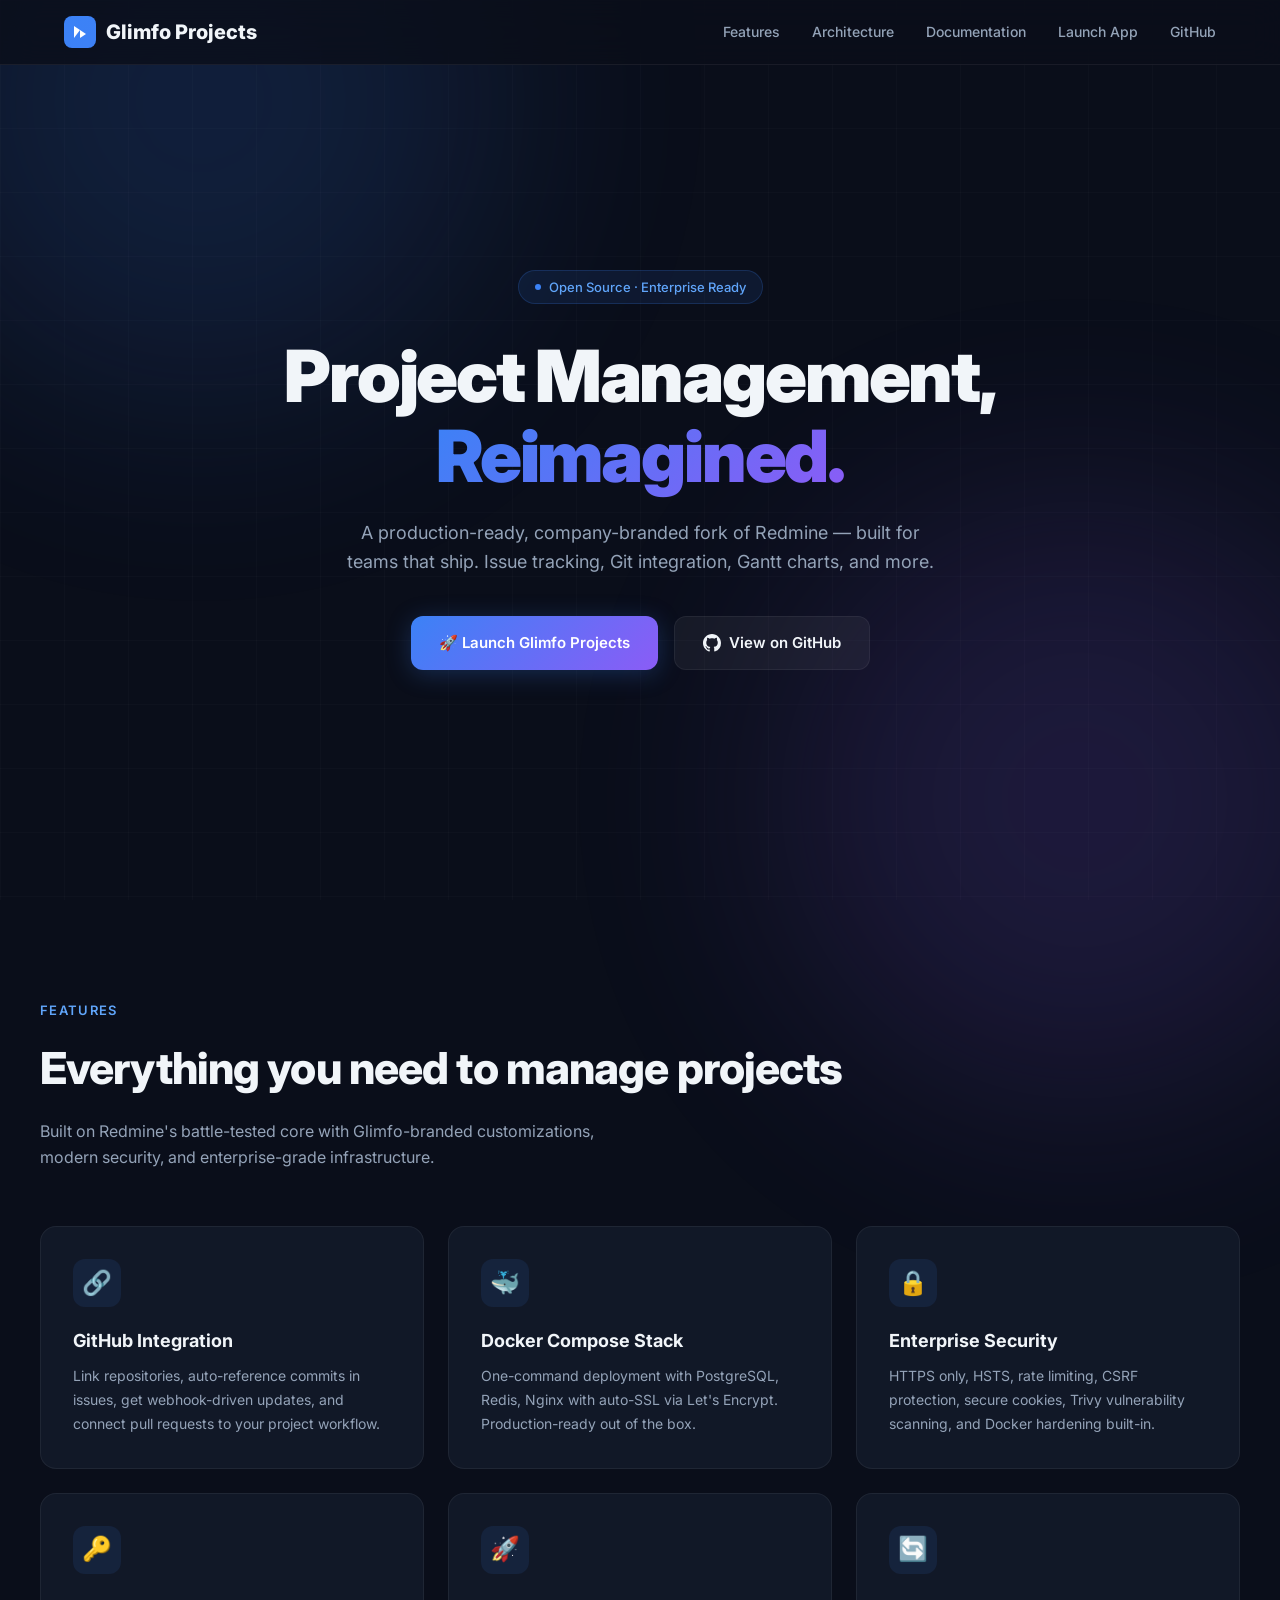
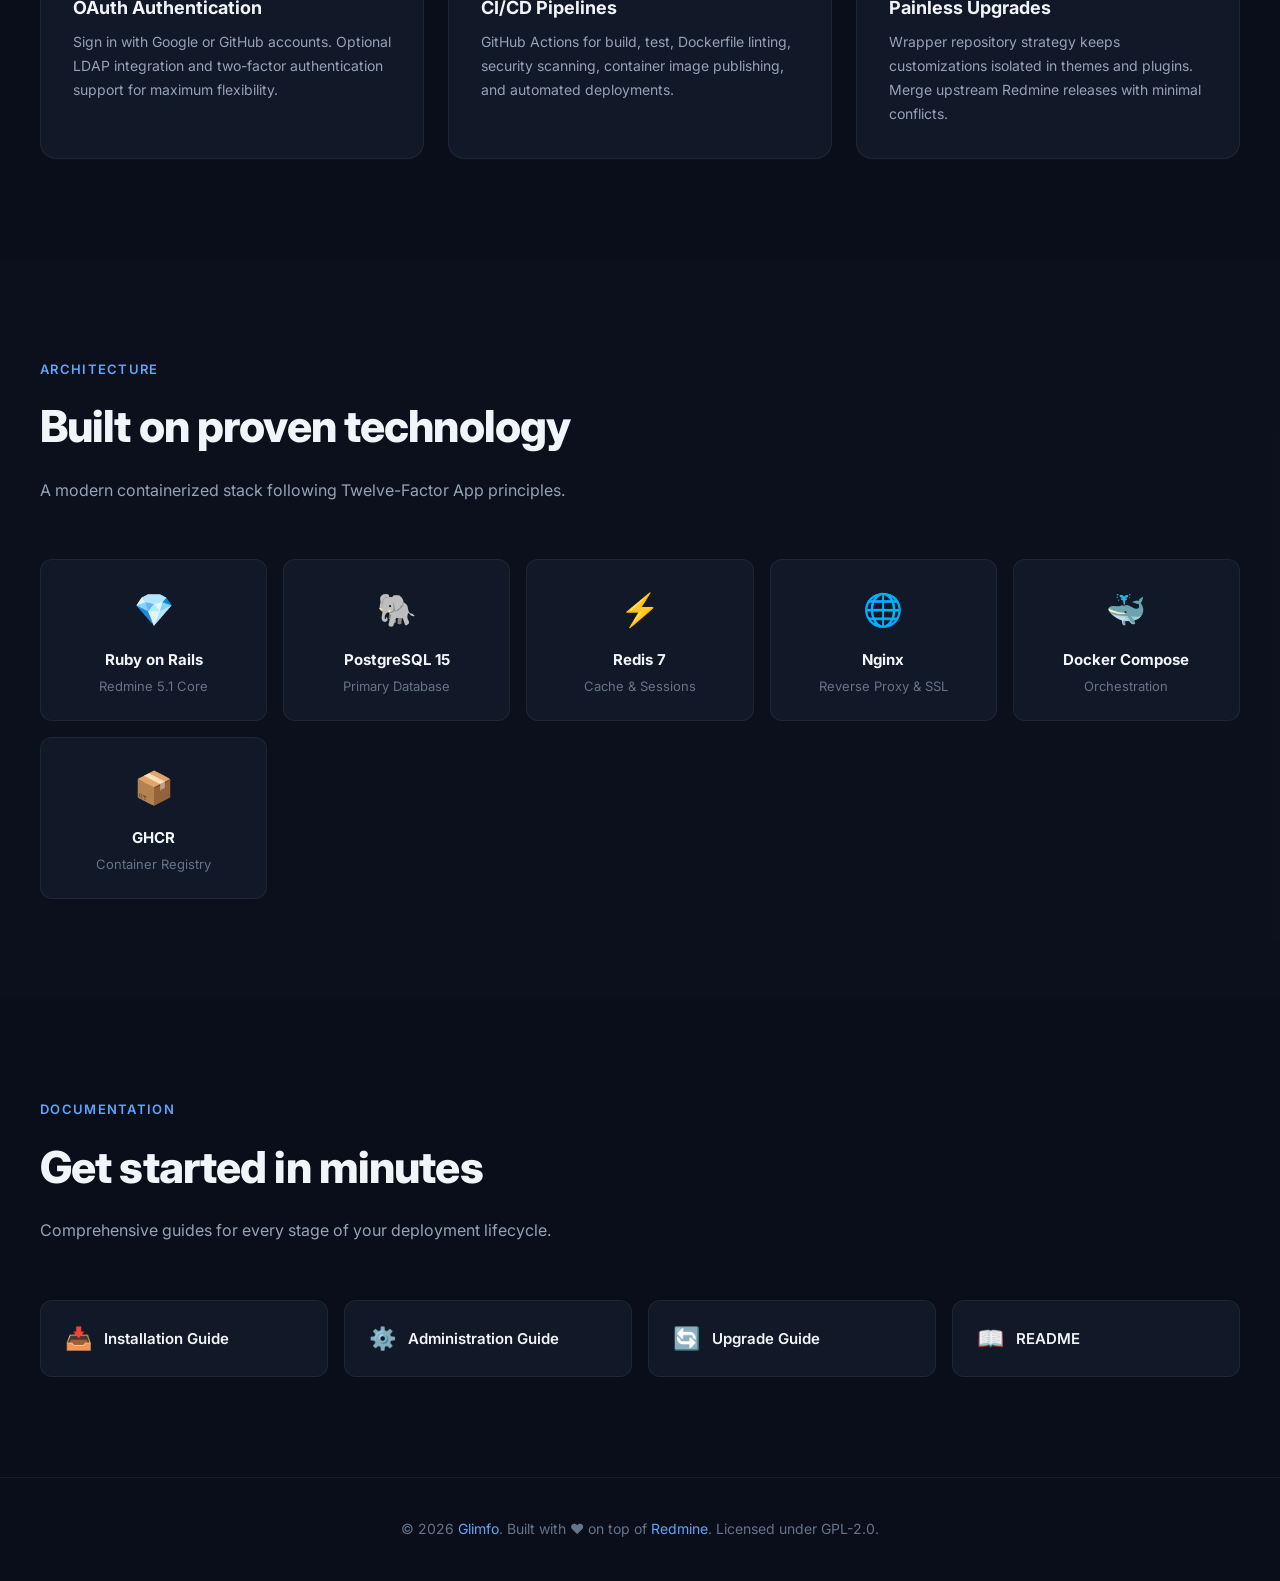
<file: site/index.html>
<!DOCTYPE html>
<html lang="en">
<head>
    <meta charset="UTF-8">
    <meta name="viewport" content="width=device-width, initial-scale=1.0">
    <title>Glimfo Projects — Enterprise Project Management</title>
    <meta name="description" content="Glimfo Projects is a production-ready, enterprise-grade project management platform powered by Redmine. Track issues, manage repositories, and ship better software.">
    <link rel="icon" type="image/svg+xml" href="favicon.svg">
    <link rel="preconnect" href="https://fonts.googleapis.com">
    <link rel="preconnect" href="https://fonts.gstatic.com" crossorigin>
    <link href="https://fonts.googleapis.com/css2?family=Inter:wght@400;500;600;700;800;900&display=swap" rel="stylesheet">
    <style>
        *, *::before, *::after { margin: 0; padding: 0; box-sizing: border-box; }

        :root {
            --bg-dark: #0a0e1a;
            --bg-card: #111827;
            --bg-card-hover: #1a2332;
            --accent: #3b82f6;
            --accent-glow: rgba(59, 130, 246, 0.25);
            --accent-light: #60a5fa;
            --text-primary: #f1f5f9;
            --text-secondary: #94a3b8;
            --text-muted: #64748b;
            --border: rgba(255, 255, 255, 0.06);
            --gradient-start: #3b82f6;
            --gradient-end: #8b5cf6;
        }

        html { scroll-behavior: smooth; }

        body {
            font-family: 'Inter', -apple-system, BlinkMacSystemFont, sans-serif;
            background-color: var(--bg-dark);
            color: var(--text-primary);
            line-height: 1.6;
            overflow-x: hidden;
        }

        /* ---- Animated background ---- */
        .bg-grid {
            position: fixed; inset: 0; z-index: 0; pointer-events: none;
            background-image:
                linear-gradient(rgba(255,255,255,0.02) 1px, transparent 1px),
                linear-gradient(90deg, rgba(255,255,255,0.02) 1px, transparent 1px);
            background-size: 64px 64px;
        }
        .bg-glow {
            position: fixed; z-index: 0; pointer-events: none;
            width: 600px; height: 600px; border-radius: 50%;
            filter: blur(120px); opacity: 0.15;
        }
        .bg-glow--blue  { top: -200px; left: -100px; background: var(--accent); }
        .bg-glow--purple { bottom: -200px; right: -100px; background: #8b5cf6; }

        /* ---- Nav ---- */
        nav {
            position: fixed; top: 0; left: 0; right: 0; z-index: 100;
            background: rgba(10, 14, 26, 0.8);
            backdrop-filter: blur(16px); -webkit-backdrop-filter: blur(16px);
            border-bottom: 1px solid var(--border);
        }
        .nav-inner {
            max-width: 1200px; margin: 0 auto;
            display: flex; align-items: center; justify-content: space-between;
            padding: 16px 24px;
        }
        .nav-brand {
            display: flex; align-items: center; gap: 10px;
            font-weight: 800; font-size: 20px; text-decoration: none; color: var(--text-primary);
        }
        .nav-brand svg { width: 32px; height: 32px; }
        .nav-links { display: flex; gap: 32px; list-style: none; }
        .nav-links a {
            color: var(--text-secondary); text-decoration: none; font-size: 14px; font-weight: 500;
            transition: color 0.2s;
        }
        .nav-links a:hover { color: var(--text-primary); }

        /* ---- Hero ---- */
        .hero {
            position: relative; z-index: 1;
            min-height: 100vh; display: flex; align-items: center; justify-content: center;
            text-align: center; padding: 120px 24px 80px;
        }
        .hero-inner { max-width: 800px; }
        .badge {
            display: inline-flex; align-items: center; gap: 8px;
            background: rgba(59, 130, 246, 0.1); border: 1px solid rgba(59, 130, 246, 0.2);
            border-radius: 999px; padding: 6px 16px; font-size: 13px; font-weight: 500;
            color: var(--accent-light); margin-bottom: 32px;
        }
        .badge::before {
            content: ''; width: 6px; height: 6px; border-radius: 50%;
            background: var(--accent); animation: pulse 2s infinite;
        }
        @keyframes pulse {
            0%, 100% { opacity: 1; transform: scale(1); }
            50% { opacity: 0.5; transform: scale(1.5); }
        }
        .hero h1 {
            font-size: clamp(2.5rem, 6vw, 4.5rem); font-weight: 900;
            line-height: 1.1; letter-spacing: -0.03em; margin-bottom: 24px;
        }
        .hero h1 .gradient {
            background: linear-gradient(135deg, var(--gradient-start), var(--gradient-end));
            -webkit-background-clip: text; -webkit-text-fill-color: transparent;
            background-clip: text;
        }
        .hero p {
            font-size: 18px; color: var(--text-secondary);
            max-width: 600px; margin: 0 auto 40px;
        }
        .hero-buttons { display: flex; gap: 16px; justify-content: center; flex-wrap: wrap; }

        .btn {
            display: inline-flex; align-items: center; gap: 8px;
            padding: 14px 28px; border-radius: 12px; font-size: 15px; font-weight: 600;
            text-decoration: none; transition: all 0.25s;
        }
        .btn--primary {
            background: linear-gradient(135deg, var(--gradient-start), var(--gradient-end));
            color: #fff; box-shadow: 0 4px 24px var(--accent-glow);
        }
        .btn--primary:hover { transform: translateY(-2px); box-shadow: 0 8px 32px var(--accent-glow); }
        .btn--ghost {
            background: rgba(255,255,255,0.05); color: var(--text-primary);
            border: 1px solid var(--border);
        }
        .btn--ghost:hover { background: rgba(255,255,255,0.1); }

        /* ---- Section ---- */
        section { position: relative; z-index: 1; padding: 100px 24px; }
        .section-inner { max-width: 1200px; margin: 0 auto; }
        .section-label {
            font-size: 13px; font-weight: 600; text-transform: uppercase; letter-spacing: 0.1em;
            color: var(--accent-light); margin-bottom: 12px;
        }
        .section-title {
            font-size: clamp(1.75rem, 4vw, 2.75rem); font-weight: 800;
            letter-spacing: -0.02em; margin-bottom: 16px;
        }
        .section-desc {
            font-size: 16px; color: var(--text-secondary); max-width: 600px; margin-bottom: 56px;
        }

        /* ---- Feature Grid ---- */
        .features-grid {
            display: grid; grid-template-columns: repeat(auto-fit, minmax(320px, 1fr));
            gap: 24px;
        }
        .feature-card {
            background: var(--bg-card); border: 1px solid var(--border);
            border-radius: 16px; padding: 32px;
            transition: background 0.3s, border-color 0.3s, transform 0.3s;
        }
        .feature-card:hover {
            background: var(--bg-card-hover); border-color: rgba(59, 130, 246, 0.2);
            transform: translateY(-4px);
        }
        .feature-icon {
            width: 48px; height: 48px; border-radius: 12px;
            display: flex; align-items: center; justify-content: center;
            background: rgba(59, 130, 246, 0.1); margin-bottom: 20px; font-size: 24px;
        }
        .feature-card h3 { font-size: 18px; font-weight: 700; margin-bottom: 8px; }
        .feature-card p { font-size: 14px; color: var(--text-secondary); line-height: 1.7; }

        /* ---- Architecture ---- */
        .arch-grid {
            display: grid; grid-template-columns: repeat(auto-fit, minmax(200px, 1fr));
            gap: 16px; text-align: center;
        }
        .arch-item {
            background: var(--bg-card); border: 1px solid var(--border);
            border-radius: 12px; padding: 24px 16px;
        }
        .arch-item .icon { font-size: 32px; margin-bottom: 12px; }
        .arch-item h4 { font-size: 15px; font-weight: 700; margin-bottom: 4px; }
        .arch-item p { font-size: 13px; color: var(--text-muted); }

        /* ---- Docs list ---- */
        .docs-grid {
            display: grid; grid-template-columns: repeat(auto-fit, minmax(280px, 1fr));
            gap: 16px;
        }
        .doc-link {
            display: flex; align-items: center; gap: 12px;
            background: var(--bg-card); border: 1px solid var(--border);
            border-radius: 12px; padding: 20px 24px;
            text-decoration: none; color: var(--text-primary);
            font-weight: 600; font-size: 15px;
            transition: background 0.2s, border-color 0.2s;
        }
        .doc-link:hover { background: var(--bg-card-hover); border-color: rgba(59,130,246,0.2); }
        .doc-link .emoji { font-size: 22px; }

        /* ---- Footer ---- */
        footer {
            position: relative; z-index: 1;
            border-top: 1px solid var(--border); padding: 40px 24px;
            text-align: center; font-size: 14px; color: var(--text-muted);
        }
        footer a { color: var(--accent-light); text-decoration: none; }

        /* ---- Responsive ---- */
        @media (max-width: 640px) {
            .nav-links { display: none; }
            .hero-buttons { flex-direction: column; align-items: center; }
        }
    </style>
</head>
<body>
    <div class="bg-grid"></div>
    <div class="bg-glow bg-glow--blue"></div>
    <div class="bg-glow bg-glow--purple"></div>

    <nav>
        <div class="nav-inner">
            <a class="nav-brand" href="#">
                <svg viewBox="0 0 32 32" fill="none" xmlns="http://www.w3.org/2000/svg">
                    <rect width="32" height="32" rx="8" fill="url(#g)"/>
                    <path d="M10 22V10l6 4-6 8zm6-8l6 4-6 4v-8z" fill="#fff"/>
                    <defs><linearGradient id="g" x1="0" y1="0" x2="32" y2="32"><stop stop-color="#3b82f6"/><stop offset="1" stop-color="#8b5cf6"/></linearGradient></defs>
                </svg>
                Glimfo Projects
            </a>
            <ul class="nav-links">
                <li><a href="#features">Features</a></li>
                <li><a href="#architecture">Architecture</a></li>
                <li><a href="#docs">Documentation</a></li>
                <li><a href="https://glimfo-projects.onrender.com">Launch App</a></li>
                <li><a href="https://github.com/Glimfo/glimfo-projects">GitHub</a></li>
            </ul>
        </div>
    </nav>

    <!-- Hero -->
    <section class="hero">
        <div class="hero-inner">
            <div class="badge">Open Source &middot; Enterprise Ready</div>
            <h1>Project Management,<br><span class="gradient">Reimagined.</span></h1>
            <p>A production-ready, company-branded fork of Redmine — built for teams that ship. Issue tracking, Git integration, Gantt charts, and more.</p>
            <div class="hero-buttons">
                <a class="btn btn--primary" href="https://glimfo-projects.onrender.com">
                    🚀 Launch Glimfo Projects
                </a>
                <a class="btn btn--ghost" href="https://github.com/Glimfo/glimfo-projects">
                    <svg width="18" height="18" fill="currentColor" viewBox="0 0 16 16"><path d="M8 0C3.58 0 0 3.58 0 8c0 3.54 2.29 6.53 5.47 7.59.4.07.55-.17.55-.38 0-.19-.01-.82-.01-1.49-2.01.37-2.53-.49-2.69-.94-.09-.23-.48-.94-.82-1.13-.28-.15-.68-.52-.01-.53.63-.01 1.08.58 1.23.82.72 1.21 1.87.87 2.33.66.07-.52.28-.87.51-1.07-1.78-.2-3.64-.89-3.64-3.95 0-.87.31-1.59.82-2.15-.08-.2-.36-1.02.08-2.12 0 0 .67-.21 2.2.82.64-.18 1.32-.27 2-.27.68 0 1.36.09 2 .27 1.53-1.04 2.2-.82 2.2-.82.44 1.1.16 1.92.08 2.12.51.56.82 1.27.82 2.15 0 3.07-1.87 3.75-3.65 3.95.29.25.54.73.54 1.48 0 1.07-.01 1.93-.01 2.2 0 .21.15.46.55.38A8.013 8.013 0 0016 8c0-4.42-3.58-8-8-8z"/></svg>
                    View on GitHub
                </a>
            </div>
        </div>
    </section>

    <!-- Features -->
    <section id="features">
        <div class="section-inner">
            <div class="section-label">Features</div>
            <h2 class="section-title">Everything you need to manage projects</h2>
            <p class="section-desc">Built on Redmine's battle-tested core with Glimfo-branded customizations, modern security, and enterprise-grade infrastructure.</p>
            <div class="features-grid">
                <div class="feature-card">
                    <div class="feature-icon">🔗</div>
                    <h3>GitHub Integration</h3>
                    <p>Link repositories, auto-reference commits in issues, get webhook-driven updates, and connect pull requests to your project workflow.</p>
                </div>
                <div class="feature-card">
                    <div class="feature-icon">🐳</div>
                    <h3>Docker Compose Stack</h3>
                    <p>One-command deployment with PostgreSQL, Redis, Nginx with auto-SSL via Let's Encrypt. Production-ready out of the box.</p>
                </div>
                <div class="feature-card">
                    <div class="feature-icon">🔒</div>
                    <h3>Enterprise Security</h3>
                    <p>HTTPS only, HSTS, rate limiting, CSRF protection, secure cookies, Trivy vulnerability scanning, and Docker hardening built-in.</p>
                </div>
                <div class="feature-card">
                    <div class="feature-icon">🔑</div>
                    <h3>OAuth Authentication</h3>
                    <p>Sign in with Google or GitHub accounts. Optional LDAP integration and two-factor authentication support for maximum flexibility.</p>
                </div>
                <div class="feature-card">
                    <div class="feature-icon">🚀</div>
                    <h3>CI/CD Pipelines</h3>
                    <p>GitHub Actions for build, test, Dockerfile linting, security scanning, container image publishing, and automated deployments.</p>
                </div>
                <div class="feature-card">
                    <div class="feature-icon">🔄</div>
                    <h3>Painless Upgrades</h3>
                    <p>Wrapper repository strategy keeps customizations isolated in themes and plugins. Merge upstream Redmine releases with minimal conflicts.</p>
                </div>
            </div>
        </div>
    </section>

    <!-- Architecture -->
    <section id="architecture" style="background: rgba(255,255,255,0.01);">
        <div class="section-inner">
            <div class="section-label">Architecture</div>
            <h2 class="section-title">Built on proven technology</h2>
            <p class="section-desc">A modern containerized stack following Twelve-Factor App principles.</p>
            <div class="arch-grid">
                <div class="arch-item"><div class="icon">💎</div><h4>Ruby on Rails</h4><p>Redmine 5.1 Core</p></div>
                <div class="arch-item"><div class="icon">🐘</div><h4>PostgreSQL 15</h4><p>Primary Database</p></div>
                <div class="arch-item"><div class="icon">⚡</div><h4>Redis 7</h4><p>Cache &amp; Sessions</p></div>
                <div class="arch-item"><div class="icon">🌐</div><h4>Nginx</h4><p>Reverse Proxy &amp; SSL</p></div>
                <div class="arch-item"><div class="icon">🐳</div><h4>Docker Compose</h4><p>Orchestration</p></div>
                <div class="arch-item"><div class="icon">📦</div><h4>GHCR</h4><p>Container Registry</p></div>
            </div>
        </div>
    </section>

    <!-- Docs -->
    <section id="docs">
        <div class="section-inner">
            <div class="section-label">Documentation</div>
            <h2 class="section-title">Get started in minutes</h2>
            <p class="section-desc">Comprehensive guides for every stage of your deployment lifecycle.</p>
            <div class="docs-grid">
                <a class="doc-link" href="https://github.com/Glimfo/glimfo-projects/blob/glimfo-main/docs/INSTALL.md"><span class="emoji">📥</span> Installation Guide</a>
                <a class="doc-link" href="https://github.com/Glimfo/glimfo-projects/blob/glimfo-main/docs/ADMIN.md"><span class="emoji">⚙️</span> Administration Guide</a>
                <a class="doc-link" href="https://github.com/Glimfo/glimfo-projects/blob/glimfo-main/docs/UPGRADE.md"><span class="emoji">🔄</span> Upgrade Guide</a>
                <a class="doc-link" href="https://github.com/Glimfo/glimfo-projects/blob/glimfo-main/README.md"><span class="emoji">📖</span> README</a>
            </div>
        </div>
    </section>

    <footer>
        <p>&copy; 2026 <a href="https://github.com/Glimfo">Glimfo</a>. Built with ❤️ on top of <a href="https://www.redmine.org">Redmine</a>. Licensed under GPL-2.0.</p>
    </footer>
</body>
</html>
</file>
